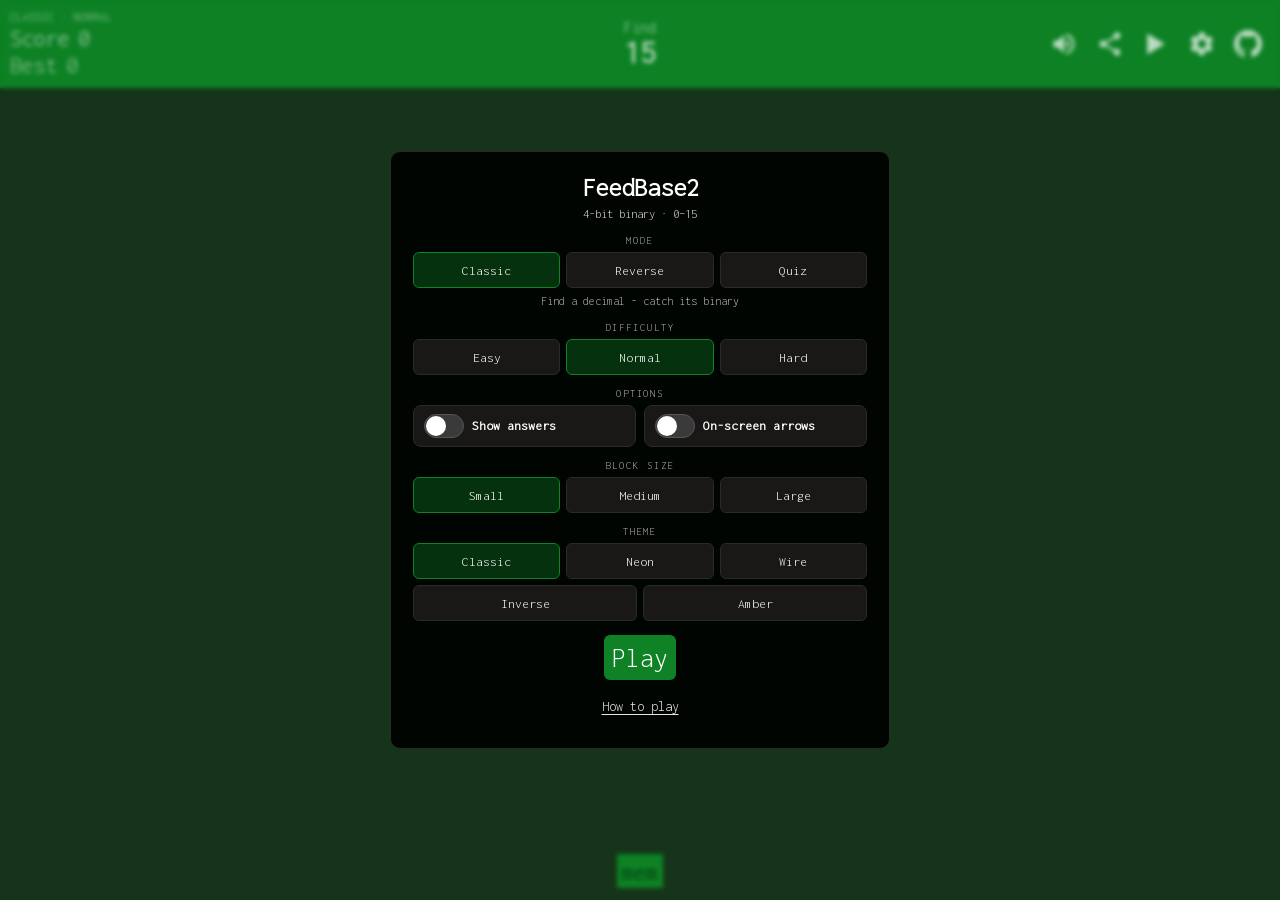
<file: index.html>
<!DOCTYPE html>
<html lang="en" class="booting">

<head>
    <meta charset="UTF-8">
    <meta http-equiv="X-UA-Compatible" content="IE=edge">
    <meta name="viewport" content="width=device-width, initial-scale=1, viewport-fit=cover, maximum-scale=1, user-scalable=no">
    <title>FeedBase2 - Practice 4-bit Binary Numbers (0–15)</title>
    <meta name="description" content="Free browser game to practice 4-bit binary and decimal conversion (0–15). Play Classic, Reverse, or Quiz modes with difficulty levels - works on mobile and installs as a PWA.">
    <meta name="keywords" content="binary game, 4-bit binary, binary to decimal, learn binary, binary quiz, computer science game, BCD, base-2">
    <meta name="author" content="Huzaifa Rasheed">
    <meta name="robots" content="index, follow">
    <meta name="theme-color" content="#0e8225">
    <meta name="theme-color" content="#0e8225" media="(prefers-color-scheme: light)">
    <meta name="theme-color" content="#0e8225" media="(prefers-color-scheme: dark)">
    <meta name="color-scheme" content="dark">
    <link rel="canonical" href="https://feedbase2.rhuzaifa.com/">
    <style>
        html {
            background: #1a1717;
        }
        html.booting body {
            opacity: 0;
        }
        html.is-ready body {
            opacity: 1;
            transition: opacity 360ms ease;
        }
        @media (prefers-reduced-motion: reduce) {
            html.is-ready body {
                transition: none;
            }
        }
    </style>

    <!-- Open Graph -->
    <meta property="og:type" content="website">
    <meta property="og:site_name" content="FeedBase2">
    <meta property="og:locale" content="en_US">
    <meta property="og:url" content="https://feedbase2.rhuzaifa.com/">
    <meta property="og:title" content="FeedBase2 - Practice 4-bit Binary Numbers">
    <meta property="og:description" content="Catch binary for decimals 0–15. Classic, Reverse, and Quiz modes with streaks, cheats, and mobile controls.">
    <meta property="og:image" content="https://feedbase2.rhuzaifa.com/assets/icons/icon-512.png">
    <meta property="og:image:width" content="512">
    <meta property="og:image:height" content="512">
    <meta property="og:image:alt" content="FeedBase2 app icon">

    <!-- Twitter -->
    <meta name="twitter:card" content="summary">
    <meta name="twitter:title" content="FeedBase2 - Practice 4-bit Binary Numbers">
    <meta name="twitter:description" content="Free binary practice game for decimals 0–15. Classic, Reverse, and Quiz modes.">
    <meta name="twitter:image" content="https://feedbase2.rhuzaifa.com/assets/icons/icon-512.png">

    <!-- PWA / mobile -->
    <meta name="mobile-web-app-capable" content="yes">
    <meta name="apple-mobile-web-app-capable" content="yes">
    <meta name="apple-mobile-web-app-status-bar-style" content="black-translucent">
    <meta name="apple-mobile-web-app-title" content="FeedBase2">
    <meta name="application-name" content="FeedBase2">
    <link rel="manifest" href="./manifest.webmanifest">
    <link rel="icon" type="image/png" sizes="192x192" href="./assets/icons/icon-192.png">
    <link rel="icon" type="image/png" sizes="512x512" href="./assets/icons/icon-512.png">
    <link rel="apple-touch-icon" href="./assets/icons/apple-touch-icon.png">

    <link rel="stylesheet" href="./style.css" />
    <link rel="preload" href="./assets/fonts/Inconsolata-normal-latin.woff2" as="font" type="font/woff2" crossorigin>
    <!-- Google tag (gtag.js) -->
    <script async src="https://www.googletagmanager.com/gtag/js?id=G-7QE6N4586D"></script>
    <script>
      window.dataLayer = window.dataLayer || [];
      function gtag(){dataLayer.push(arguments);}
      gtag('js', new Date());
      gtag('config', 'G-7QE6N4586D');
    </script>
    <script type="application/ld+json">
    {
      "@context": "https://schema.org",
      "@type": "WebApplication",
      "name": "FeedBase2",
      "alternateName": ["Feed Base-2", "Feed Base 2"],
      "url": "https://feedbase2.rhuzaifa.com/",
      "description": "Free browser game to practice 4-bit binary and decimal conversion for numbers 0–15, with Classic, Reverse, and Quiz modes.",
      "applicationCategory": "GameApplication",
      "operatingSystem": "Any",
      "browserRequirements": "Requires JavaScript",
      "offers": {
        "@type": "Offer",
        "price": "0",
        "priceCurrency": "USD"
      },
      "author": {
        "@type": "Person",
        "name": "Huzaifa Rasheed",
        "url": "https://github.com/huzaifa-99"
      },
      "image": "https://feedbase2.rhuzaifa.com/assets/icons/icon-512.png",
      "inLanguage": "en"
    }
    </script>
    <script type="module" src="./js/main.js"></script>
</head>

<body>
    <!-- Crawlable summary for search engines (visually hidden) -->
    <main class="seo-content">
        <h1>FeedBase2</h1>
        <p>
            FeedBase2 is a free browser game for learning and practicing 4-bit binary numbers.
            Convert between decimal values 0–15 and their binary forms (for example, 2 is 0010).
        </p>
        <p>
            Choose Classic (catch binary), Reverse (catch decimal), or Quiz mode, then pick Easy,
            Normal, or Hard difficulty. Track your score and streak, enable answer hints, and play
            on mobile with on-screen controls. Install it as a progressive web app for offline play.
        </p>
        <p>
            Binary conversion chart:
            <a href="./assets/images/binaryConversion.png">decimal to binary reference image</a>.
            Source code on
            <a href="https://github.com/huzaifa-99/feed-base-2">GitHub</a>.
        </p>
    </main>

    <!-- header -->
    <header>
        <div class="section-left">
            <span class="mode-badge" id="mode-badge">Classic · Normal</span>
            <div class="score-row">
                <span>Score</span>
                <span id="score">0</span>
            </div>
            <div class="score-row high-score-row">
                <span>Best</span>
                <span id="high-score">0</span>
            </div>
            <div class="score-row streak-row hidden" id="streak-row">
                <span>Streak</span>
                <span id="streak">0</span>
            </div>
        </div>
        <div class="section-center">
            <span class="target-head" id="target-head">
                Find
            </span>
            <span class="target-number" id="current-target">
                0
            </span>
            <span class="target-hint hidden" id="target-hint" aria-label="Cheat hint"></span>
        </div>
        <div class="section-right">
            <button class="button" id="sound-btn" title="Toggle sound" type="button" aria-label="Toggle sound"
                aria-pressed="true">
                <svg class="icon-sound-on" stroke="currentColor" fill="currentColor" stroke-width="0"
                    viewBox="0 0 24 24" height="1em" width="1em" aria-hidden="true">
                    <path
                        d="M3 9v6h4l5 5V4L7 9H3zm13.5 3c0-1.77-1.02-3.29-2.5-4.03v8.05c1.48-.73 2.5-2.25 2.5-4.02zM14 3.23v2.06c2.89.86 5 3.54 5 6.71s-2.11 5.85-5 6.71v2.06c4.01-.91 7-4.49 7-8.77s-2.99-7.86-7-8.77z">
                    </path>
                </svg>
                <svg class="icon-sound-off hidden" stroke="currentColor" fill="currentColor" stroke-width="0"
                    viewBox="0 0 24 24" height="1em" width="1em" aria-hidden="true">
                    <path
                        d="M16.5 12c0-1.77-1.02-3.29-2.5-4.03v2.21l2.45 2.45c.03-.2.05-.41.05-.63zm2.5 0c0 .94-.2 1.82-.54 2.64l1.51 1.51C20.63 14.91 21 13.5 21 12c0-4.28-2.99-7.86-7-8.77v2.06c2.89.86 5 3.54 5 6.71zM4.27 3L3 4.27 7.73 9H3v6h4l5 5v-6.73l4.25 4.25c-.67.52-1.42.93-2.25 1.18v2.06c1.38-.31 2.63-.95 3.69-1.81L19.73 21 21 19.73l-9-9L4.27 3zM12 4L9.91 6.09 12 8.18V4z">
                    </path>
                </svg>
            </button>
            <button class="button" id="share-btn" title="Share score" type="button" aria-label="Share score">
                <svg stroke="currentColor" fill="currentColor" stroke-width="0" viewBox="0 0 24 24" height="1em"
                    width="1em" aria-hidden="true">
                    <path
                        d="M18 16.08c-.76 0-1.44.3-1.96.77L8.91 12.7c.05-.23.09-.46.09-.7s-.04-.47-.09-.7l7.05-4.11c.54.5 1.25.81 2.04.81 1.66 0 3-1.34 3-3s-1.34-3-3-3-3 1.34-3 3c0 .24.04.47.09.7L8.04 9.81C7.5 9.31 6.79 9 6 9c-1.66 0-3 1.34-3 3s1.34 3 3 3c.79 0 1.5-.31 2.04-.81l7.12 4.16c-.05.21-.08.43-.08.65 0 1.61 1.31 2.92 2.92 2.92s2.92-1.31 2.92-2.92c0-1.61-1.31-2.92-2.92-2.92z">
                    </path>
                </svg>
            </button>
            <button class="button" id="play-btn" title="Play" type="button" aria-label="Play">
                <svg stroke="currentColor" fill="currentColor" stroke-width="0" viewBox="0 0 16 16" height="1em"
                    width="1em" aria-hidden="true">
                    <path d="M3 2l10 6-10 6z"></path>
                </svg>
            </button>
            <button class="button" id="pause-btn" title="Pause" type="button" aria-label="Pause">
                <svg stroke="currentColor" fill="currentColor" stroke-width="0" viewBox="0 0 512 512" height="1em"
                    width="1em" aria-hidden="true">
                    <path d="M96 448h106.7V64H96v384zM309.3 64v384H416V64H309.3z"></path>
                </svg>
            </button>
            <button class="button" id="help-open" title="Settings" type="button" aria-label="Settings">
                <svg stroke="currentColor" fill="currentColor" stroke-width="0" viewBox="0 0 24 24" height="1em"
                    width="1em" aria-hidden="true">
                    <path
                        d="M19.14 12.94c.04-.31.06-.63.06-.94s-.02-.63-.06-.94l2.03-1.58a.49.49 0 0 0 .12-.61l-1.92-3.32a.49.49 0 0 0-.59-.22l-2.39.96a7.2 7.2 0 0 0-1.62-.94l-.36-2.54A.48.48 0 0 0 14 2h-4a.48.48 0 0 0-.48.42l-.36 2.54c-.59.24-1.13.55-1.62.94l-2.39-.96a.49.49 0 0 0-.59.22L2.25 8.87a.48.48 0 0 0 .12.61l2.03 1.58c-.04.31-.06.63-.06.94s.02.63.06.94L2.37 14.52a.49.49 0 0 0-.12.61l1.92 3.32c.12.22.37.3.59.22l2.39-.96c.5.39 1.03.7 1.62.94l.36 2.54c.05.24.24.42.48.42h4c.24 0 .44-.18.48-.42l.36-2.54c.59-.24 1.13-.55 1.62-.94l2.39.96c.22.08.47 0 .59-.22l1.92-3.32a.49.49 0 0 0-.12-.61l-2.01-1.58zM12 15.6A3.6 3.6 0 1 1 12 8.4a3.6 3.6 0 0 1 0 7.2z">
                    </path>
                </svg>
            </button>
            <a class="button github-link" href="https://github.com/huzaifa-99/feed-base-2" aria-label="Link to source code on github"
                title="Link to source code on github">
                <svg stroke="currentColor" fill="currentColor" stroke-width="0" viewBox="0 0 16 16" height="1em"
                    width="1em" aria-hidden="true">
                    <path
                        d="M8 0C3.58 0 0 3.58 0 8c0 3.54 2.29 6.53 5.47 7.59.4.07.55-.17.55-.38 0-.19-.01-.82-.01-1.49-2.01.37-2.53-.49-2.69-.94-.09-.23-.48-.94-.82-1.13-.28-.15-.68-.52-.01-.53.63-.01 1.08.58 1.23.82.72 1.21 1.87.87 2.33.66.07-.52.28-.87.51-1.07-1.78-.2-3.64-.89-3.64-3.95 0-.87.31-1.59.82-2.15-.08-.2-.36-1.02.08-2.12 0 0 .67-.21 2.2.82.64-.18 1.32-.27 2-.27.68 0 1.36.09 2 .27 1.53-1.04 2.2-.82 2.2-.82.44 1.1.16 1.92.08 2.12.51.56.82 1.27.82 2.15 0 3.07-1.87 3.75-3.65 3.95.29.25.54.73.54 1.48 0 1.07-.01 1.93-.01 2.2 0 .21.15.46.55.38A8.012 8.012 0 0 0 16 8c0-4.42-3.58-8-8-8z">
                    </path>
                </svg>
            </a>
        </div>
    </header>

    <div class="feedback-toast hidden" id="feedback-toast" aria-live="polite"></div>

    <!-- help / settings dialog -->
    <div class="help-dialog" id="help-dialog" role="dialog" aria-modal="true" aria-labelledby="help-title">
        <div class="help-dialog-content">
            <div class="dialog-panel" id="settings-panel">
                <div class="dialog-heading">
                    <h1 class="dialog-title" id="help-title">FeedBase2</h1>
                    <p class="dialog-subtitle">4-bit binary · 0–15</p>
                </div>

                <div class="settings-block">
                    <span class="settings-label">Mode</span>
                    <div class="option-row" role="radiogroup" aria-label="Game mode" id="mode-options">
                        <label class="option-chip">
                            <input type="radio" name="play-mode" value="classic" checked>
                            <span>Classic</span>
                        </label>
                        <label class="option-chip">
                            <input type="radio" name="play-mode" value="reverse">
                            <span>Reverse</span>
                        </label>
                        <label class="option-chip">
                            <input type="radio" name="play-mode" value="quiz">
                            <span>Quiz</span>
                        </label>
                    </div>
                    <p class="settings-hint" id="mode-hint">Find a decimal - catch its binary</p>
                </div>

                <div class="settings-block">
                    <span class="settings-label">Difficulty</span>
                    <div class="option-row" role="radiogroup" aria-label="Difficulty" id="difficulty-options">
                        <label class="option-chip">
                            <input type="radio" name="difficulty" value="easy">
                            <span>Easy</span>
                        </label>
                        <label class="option-chip">
                            <input type="radio" name="difficulty" value="normal" checked>
                            <span>Normal</span>
                        </label>
                        <label class="option-chip">
                            <input type="radio" name="difficulty" value="hard">
                            <span>Hard</span>
                        </label>
                    </div>
                </div>

                <div class="settings-block">
                    <span class="settings-label">Options</span>
                    <div class="settings-toggles">
                        <label class="setting-toggle" for="cheats-toggle">
                            <input type="checkbox" id="cheats-toggle" name="cheats">
                            <span class="setting-toggle-track" aria-hidden="true">
                                <span class="setting-toggle-thumb"></span>
                            </span>
                            <span class="setting-toggle-copy">
                                <span class="setting-toggle-title">Show answers</span>
                            </span>
                        </label>
                        <label class="setting-toggle" for="controls-toggle">
                            <input type="checkbox" id="controls-toggle" name="onscreen-controls">
                            <span class="setting-toggle-track" aria-hidden="true">
                                <span class="setting-toggle-thumb"></span>
                            </span>
                            <span class="setting-toggle-copy">
                                <span class="setting-toggle-title">On-screen arrows</span>
                            </span>
                        </label>
                    </div>
                </div>

                <div class="settings-block">
                    <span class="settings-label">Block size</span>
                    <div class="option-row" role="radiogroup" aria-label="Block size" id="block-size-options">
                        <label class="option-chip">
                            <input type="radio" name="block-size" value="compact" checked>
                            <span>Small</span>
                        </label>
                        <label class="option-chip">
                            <input type="radio" name="block-size" value="cozy">
                            <span>Medium</span>
                        </label>
                        <label class="option-chip">
                            <input type="radio" name="block-size" value="large">
                            <span>Large</span>
                        </label>
                    </div>
                </div>

                <div class="settings-block">
                    <span class="settings-label">Theme</span>
                    <div class="option-row option-row-wrap" role="radiogroup" aria-label="Theme" id="block-look-options">
                        <label class="option-chip">
                            <input type="radio" name="block-look" value="classic" checked>
                            <span>Classic</span>
                        </label>
                        <label class="option-chip">
                            <input type="radio" name="block-look" value="neon">
                            <span>Neon</span>
                        </label>
                        <label class="option-chip">
                            <input type="radio" name="block-look" value="wire">
                            <span>Wire</span>
                        </label>
                        <label class="option-chip">
                            <input type="radio" name="block-look" value="inverse">
                            <span>Inverse</span>
                        </label>
                        <label class="option-chip">
                            <input type="radio" name="block-look" value="amber">
                            <span>Amber</span>
                        </label>
                    </div>
                </div>

                <div class="dialog-actions" id="settings-actions">
                    <button class="button btn-primary btn-lg" id="help-close" type="button">
                        Play
                    </button>
                    <button class="button hidden" id="settings-new-game-btn" type="button">
                        Restart game
                    </button>
                    <button class="button btn-link" id="howto-open" type="button">
                        How to play
                    </button>
                </div>
                <div class="dialog-actions hidden" id="settings-confirm">
                    <p class="settings-hint">Reset score and streak?</p>
                    <button class="button btn-primary btn-lg" id="settings-new-game-confirm" type="button">
                        Restart
                    </button>
                    <button class="button btn-link" id="settings-new-game-cancel" type="button">
                        Cancel
                    </button>
                </div>
            </div>

            <div class="dialog-panel hidden" id="howto-panel">
                <div class="dialog-heading">
                    <h2 class="dialog-title">How to play</h2>
                    <p class="dialog-subtitle">
                        0–15 as 4-bit binary
                        (<a aria-label="Link to image with decimal to binary conversions"
                            href="./assets/images/binaryConversion.png"
                            title="Binary conversions chart">chart</a>)
                    </p>
                </div>
                <ul class="howto-list">
                    <li>Classic: catch the binary for a decimal</li>
                    <li>Reverse: catch the decimal for a binary</li>
                    <li>Quiz: tap the matching binary</li>
                    <li>Streaks boost score · misses teach the conversion</li>
                    <li>Move with arrows, drag, or on-screen pads</li>
                    <li>Header: pause, mute, share, settings</li>
                    <li>Restart game (pause or settings) resets score and streak</li>
                </ul>
                <div class="dialog-actions">
                    <button class="button btn-primary btn-lg" id="howto-back" type="button">
                        Back
                    </button>
                </div>
            </div>
        </div>
    </div>

    <div class="pause-overlay hidden" id="pause-overlay" aria-hidden="true">
        <span class="pause-title">Paused</span>
        <span class="pause-hint" id="pause-hint">Tap Play to resume</span>
        <div class="pause-actions" id="pause-actions">
            <button class="button btn-primary" id="new-game-btn" type="button">
                Restart game
            </button>
        </div>
        <div class="pause-confirm hidden" id="pause-confirm">
            <div class="pause-actions">
                <button class="button" id="new-game-cancel" type="button">
                    Cancel
                </button>
                <button class="button btn-primary" id="new-game-confirm" type="button">
                    Restart
                </button>
            </div>
        </div>
    </div>

    <div class="move-controls hidden" id="move-controls" aria-label="Move controls">
        <button type="button" class="move-btn" id="move-left" aria-label="Move left">
            <svg viewBox="0 0 24 24" width="1em" height="1em" aria-hidden="true" fill="currentColor">
                <path d="M15.41 7.41 14 6l-6 6 6 6 1.41-1.41L10.83 12z"></path>
            </svg>
        </button>
        <button type="button" class="move-btn" id="move-right" aria-label="Move right">
            <svg viewBox="0 0 24 24" width="1em" height="1em" aria-hidden="true" fill="currentColor">
                <path d="M10 6 8.59 7.41 13.17 12l-4.58 4.59L10 18l6-6z"></path>
            </svg>
        </button>
    </div>

    <div class="quiz-panel hidden" id="quiz-panel" aria-label="Quiz choices">
        <div class="quiz-timer hidden" id="quiz-timer" aria-live="polite"></div>
        <div class="quiz-choices" id="quiz-choices"></div>
    </div>

    <canvas id="game-canvas" aria-label="FeedBase2 game area">
    </canvas>
</body>

</html>
</file>
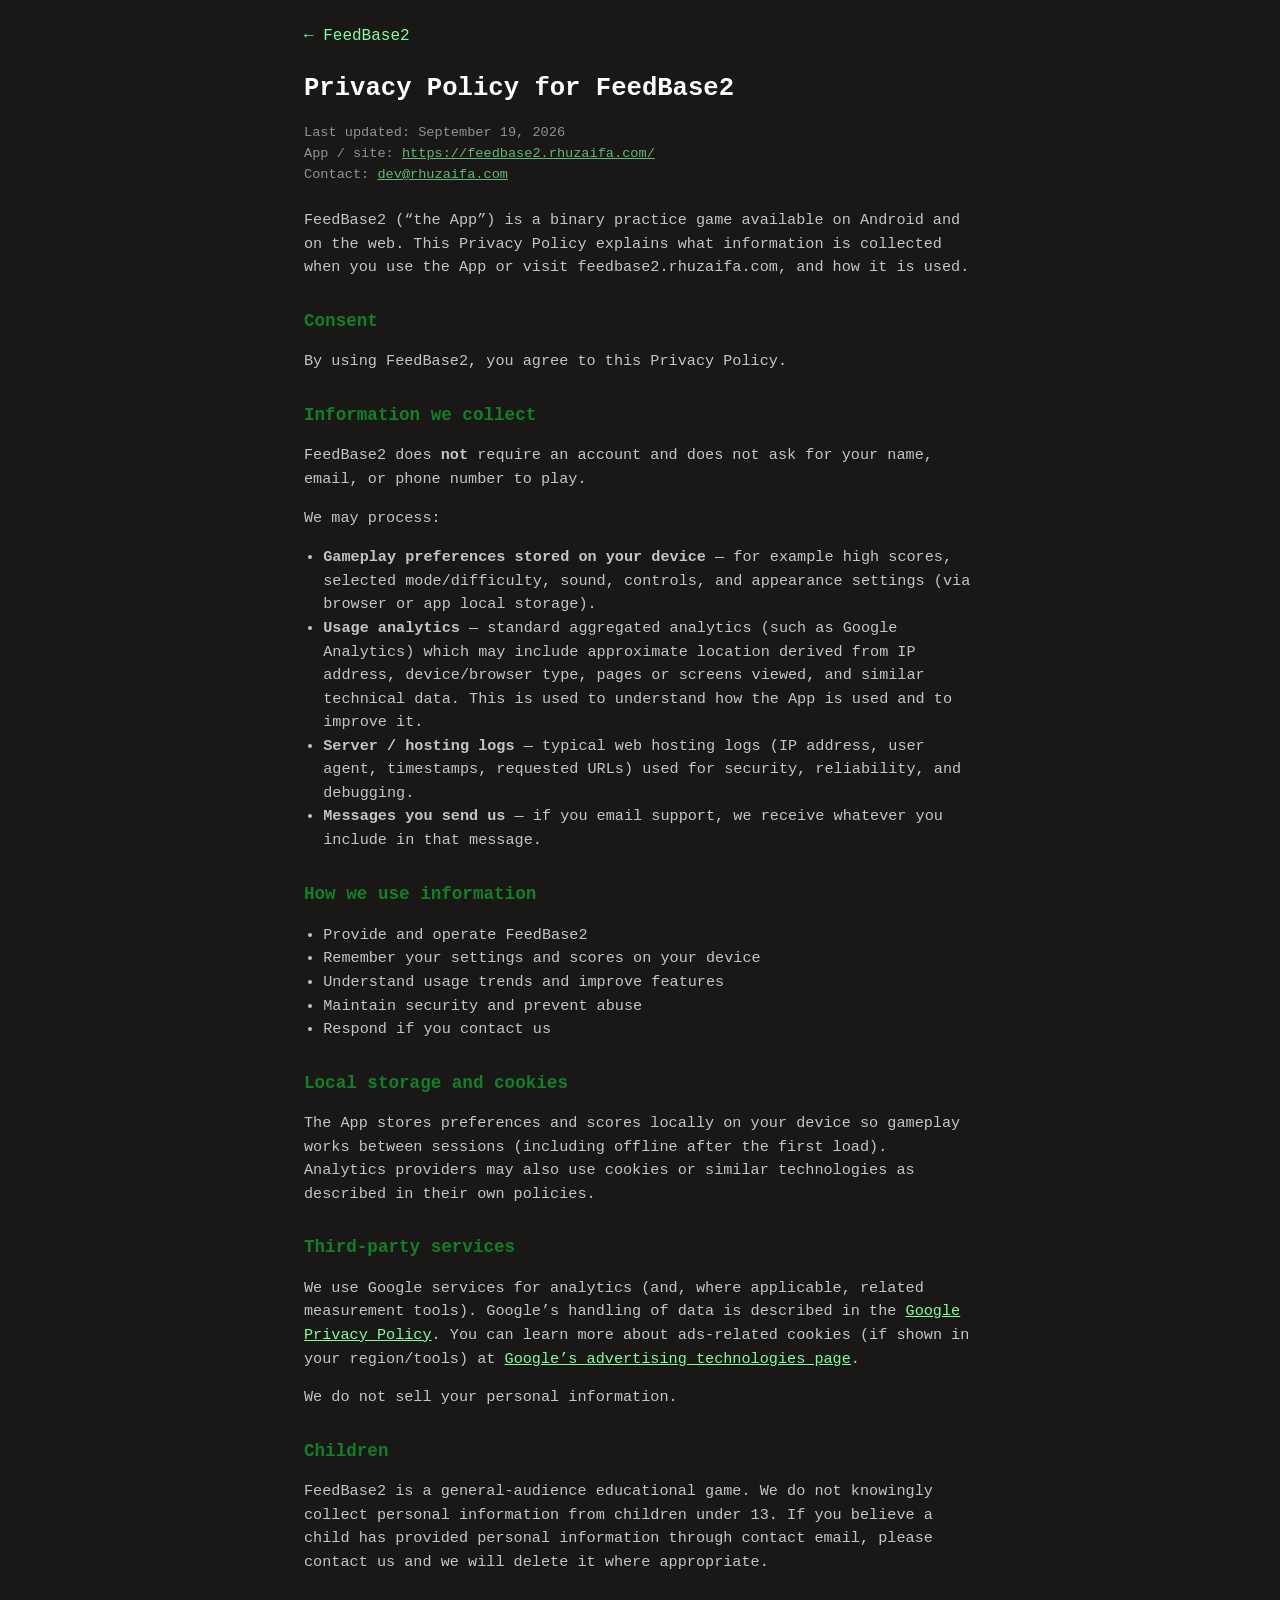
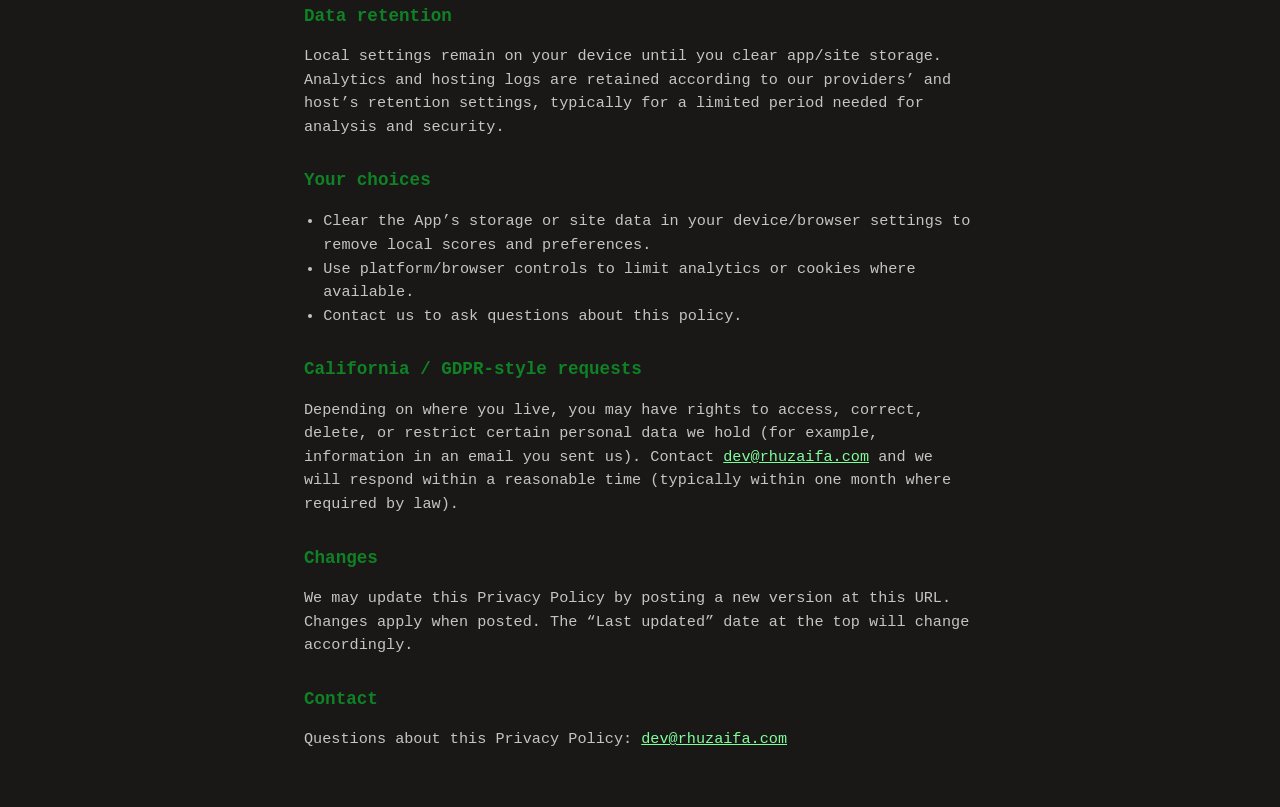
<file: privacy-policy.html>
<!DOCTYPE html>
<html lang="en">
<head>
    <meta charset="UTF-8">
    <meta name="viewport" content="width=device-width, initial-scale=1, viewport-fit=cover">
    <title>FeedBase2 - Privacy Policy</title>
    <meta name="description" content="Privacy Policy for the FeedBase2 Android app and website.">
    <meta name="robots" content="index, follow">
    <meta name="theme-color" content="#0e8225">
    <link rel="canonical" href="https://feedbase2.rhuzaifa.com/privacy-policy.html">
    <link rel="icon" type="image/png" sizes="192x192" href="./assets/icons/icon-192.png">
    <style>
        :root {
            --primary: #0e8225;
            --secondary: #1a1717;
            --white: #ffffff;
            --muted: rgba(255, 255, 255, 0.75);
        }
        * { box-sizing: border-box; }
        body {
            margin: 0;
            font-family: Inconsolata, ui-monospace, SFMono-Regular, Menlo, Consolas, monospace;
            background: var(--secondary);
            color: var(--white);
            line-height: 1.55;
            padding: max(24px, env(safe-area-inset-top)) max(20px, env(safe-area-inset-right)) max(40px, env(safe-area-inset-bottom)) max(20px, env(safe-area-inset-left));
        }
        main {
            max-width: 42rem;
            margin: 0 auto;
        }
        a { color: #7dff9a; }
        h1 { font-size: 1.6rem; margin: 0 0 0.75rem; }
        h2 { font-size: 1.1rem; margin: 1.75rem 0 0.5rem; color: var(--primary); }
        p, li { color: var(--muted); font-size: 0.95rem; }
        ul { padding-left: 1.2rem; }
        .meta { font-size: 0.85rem; opacity: 0.7; margin-bottom: 1.5rem; }
        .back { display: inline-block; margin-bottom: 1.25rem; text-decoration: none; }
        .back:hover { text-decoration: underline; }
    </style>
</head>
<body>
    <main>
        <a class="back" href="https://feedbase2.rhuzaifa.com/">← FeedBase2</a>
        <h1>Privacy Policy for FeedBase2</h1>
        <p class="meta">Last updated: September 19, 2026<br>
            App / site: <a href="https://feedbase2.rhuzaifa.com/">https://feedbase2.rhuzaifa.com/</a><br>
            Contact: <a href="mailto:dev@rhuzaifa.com">dev@rhuzaifa.com</a>
        </p>

        <p>
            FeedBase2 (“the App”) is a binary practice game available on Android and on the web.
            This Privacy Policy explains what information is collected when you use the App or
            visit feedbase2.rhuzaifa.com, and how it is used.
        </p>

        <h2>Consent</h2>
        <p>By using FeedBase2, you agree to this Privacy Policy.</p>

        <h2>Information we collect</h2>
        <p>FeedBase2 does <strong>not</strong> require an account and does not ask for your name, email, or phone number to play.</p>
        <p>We may process:</p>
        <ul>
            <li><strong>Gameplay preferences stored on your device</strong> — for example high scores, selected mode/difficulty, sound, controls, and appearance settings (via browser or app local storage).</li>
            <li><strong>Usage analytics</strong> — standard aggregated analytics (such as Google Analytics) which may include approximate location derived from IP address, device/browser type, pages or screens viewed, and similar technical data. This is used to understand how the App is used and to improve it.</li>
            <li><strong>Server / hosting logs</strong> — typical web hosting logs (IP address, user agent, timestamps, requested URLs) used for security, reliability, and debugging.</li>
            <li><strong>Messages you send us</strong> — if you email support, we receive whatever you include in that message.</li>
        </ul>

        <h2>How we use information</h2>
        <ul>
            <li>Provide and operate FeedBase2</li>
            <li>Remember your settings and scores on your device</li>
            <li>Understand usage trends and improve features</li>
            <li>Maintain security and prevent abuse</li>
            <li>Respond if you contact us</li>
        </ul>

        <h2>Local storage and cookies</h2>
        <p>
            The App stores preferences and scores locally on your device so gameplay works between sessions
            (including offline after the first load). Analytics providers may also use cookies or similar
            technologies as described in their own policies.
        </p>

        <h2>Third-party services</h2>
        <p>
            We use Google services for analytics (and, where applicable, related measurement tools).
            Google’s handling of data is described in the
            <a href="https://policies.google.com/privacy">Google Privacy Policy</a>.
            You can learn more about ads-related cookies (if shown in your region/tools) at
            <a href="https://policies.google.com/technologies/ads">Google’s advertising technologies page</a>.
        </p>
        <p>We do not sell your personal information.</p>

        <h2>Children</h2>
        <p>
            FeedBase2 is a general-audience educational game. We do not knowingly collect personal
            information from children under 13. If you believe a child has provided personal information
            through contact email, please contact us and we will delete it where appropriate.
        </p>

        <h2>Data retention</h2>
        <p>
            Local settings remain on your device until you clear app/site storage.
            Analytics and hosting logs are retained according to our providers’ and host’s retention settings,
            typically for a limited period needed for analysis and security.
        </p>

        <h2>Your choices</h2>
        <ul>
            <li>Clear the App’s storage or site data in your device/browser settings to remove local scores and preferences.</li>
            <li>Use platform/browser controls to limit analytics or cookies where available.</li>
            <li>Contact us to ask questions about this policy.</li>
        </ul>

        <h2>California / GDPR-style requests</h2>
        <p>
            Depending on where you live, you may have rights to access, correct, delete, or restrict certain
            personal data we hold (for example, information in an email you sent us). Contact
            <a href="mailto:dev@rhuzaifa.com">dev@rhuzaifa.com</a> and we will respond within a reasonable time
            (typically within one month where required by law).
        </p>

        <h2>Changes</h2>
        <p>
            We may update this Privacy Policy by posting a new version at this URL.
            Changes apply when posted. The “Last updated” date at the top will change accordingly.
        </p>

        <h2>Contact</h2>
        <p>
            Questions about this Privacy Policy:
            <a href="mailto:dev@rhuzaifa.com">dev@rhuzaifa.com</a>
        </p>
    </main>
</body>
</html>
</file>
<file: style.css>
/* vietnamese */
@font-face {
    font-family: 'Inconsolata';
    font-style: normal;
    font-weight: 300;
    font-stretch: 100%;
    font-display: swap;
    src: url(./assets/fonts/Inconsolata-normal-vietnamese.woff2) format('woff2');
    unicode-range: U+0102-0103, U+0110-0111, U+0128-0129, U+0168-0169, U+01A0-01A1, U+01AF-01B0, U+1EA0-1EF9, U+20AB;
}

/* latin-ext */
@font-face {
    font-family: 'Inconsolata';
    font-style: normal;
    font-weight: 300;
    font-stretch: 100%;
    font-display: swap;
    src: url(./assets/fonts/Inconsolata-normal-latin-ext.woff2) format('woff2');
    unicode-range: U+0100-024F, U+0259, U+1E00-1EFF, U+2020, U+20A0-20AB, U+20AD-20CF, U+2113, U+2C60-2C7F, U+A720-A7FF;
}

/* latin */
@font-face {
    font-family: 'Inconsolata';
    font-style: normal;
    font-weight: 300;
    font-stretch: 100%;
    font-display: swap;
    src: url(./assets/fonts/Inconsolata-normal-latin.woff2) format('woff2');
    unicode-range: U+0000-00FF, U+0131, U+0152-0153, U+02BB-02BC, U+02C6, U+02DA, U+02DC, U+2000-206F, U+2074, U+20AC, U+2122, U+2191, U+2193, U+2212, U+2215, U+FEFF, U+FFFD;
}


* {
    margin: 0;
    padding: 0;
    box-sizing: border-box;
    font-family: 'Inconsolata', monospace;
}

.seo-content {
    position: absolute;
    width: 1px;
    height: 1px;
    padding: 0;
    margin: -1px;
    overflow: hidden;
    clip: rect(0, 0, 0, 0);
    white-space: nowrap;
    border: 0;
}

:root {
    --primary: #0e8225;
    --secondary: #1a1717;
    --black: #000000;
    --white: #ffffff;
    --gray: #282b28;
    --green-200: rgba(14, 130, 37, 0.2);
    --hit-correct: #2ecc71;
    --hit-wrong: #e74c3c;
    --header-offset: 72px;
}

html,
body {
    height: 100%;
    height: 100dvh;
}

body {
    background-color: var(--secondary);
    max-height: 100vh;
    max-height: 100dvh;
    overflow: hidden;
    color: var(--white);
    touch-action: none;
    overscroll-behavior: none;
    -webkit-user-select: none;
    user-select: none;
}

p {
    font-size: 1rem;
}

a {
    color: var(--white);
}

ul {
    display: flex;
    flex-direction: column;
    gap: 12px;
    max-width: 95%;
    margin-left: auto;
    font-size: 0.95rem;
}

ul li {
    line-height: 1.35;
}

canvas {
    background-color: var(--secondary);
    cursor: crosshair;
    user-select: none;
    display: block;
}

header {
    display: grid;
    grid-template-columns: 1fr auto;
    grid-template-areas:
        "scores toolbar"
        "target target";
    gap: 6px 10px;
    position: fixed;
    top: 0;
    left: 0;
    right: 0;
    font-size: 1rem;
    width: 100%;
    min-height: 56px;
    padding: 6px 8px 10px;
    padding-top: max(6px, env(safe-area-inset-top));
    padding-left: max(8px, env(safe-area-inset-left));
    padding-right: max(8px, env(safe-area-inset-right));
    color: var(--white);
    background-color: var(--primary);
    z-index: 50;
    pointer-events: auto;
}

.section-right {
    grid-area: toolbar;
    display: flex;
    align-items: center;
    justify-content: flex-end;
    gap: 2px;
    flex-wrap: nowrap;
    min-height: 40px;
    position: relative;
    z-index: 1;
}

.section-left {
    grid-area: scores;
    display: flex;
    flex-direction: column;
    align-items: flex-start;
    justify-content: center;
    gap: 1px;
    min-width: 0;
}

.section-center {
    grid-area: target;
    display: flex;
    flex-direction: column;
    align-items: center;
    justify-content: center;
    text-align: center;
    min-width: 0;
    padding-top: 2px;
    border-top: 1px solid rgba(255, 255, 255, 0.18);
}

.score-row {
    display: flex;
    align-items: center;
    gap: 6px;
    font-size: 0.95rem;
}

.high-score-row {
    font-size: 0.75em;
    opacity: 0.85;
}

.streak-row {
    font-size: 0.75em;
    color: #b8f5c4;
}

.target-head {
    font-size: 0.8rem;
}

.target-number {
    font-size: 1.45rem;
    font-weight: 700;
}

.target-hint {
    margin-top: 1px;
    font-size: 0.85rem;
    font-weight: 700;
    letter-spacing: 0.04em;
    color: #b8f5c4;
}

.mode-badge {
    font-size: 0.62rem;
    letter-spacing: 0.03em;
    opacity: 0.9;
    text-transform: uppercase;
    line-height: 1.2;
    max-width: 100%;
    overflow: hidden;
    text-overflow: ellipsis;
    white-space: nowrap;
}

.help-dialog {
    display: flex;
    flex-direction: column;
    align-items: center;
    justify-content: center;
    position: fixed;
    inset: 0;
    width: 100%;
    height: 100vh;
    height: 100dvh;
    padding: max(8px, env(safe-area-inset-top)) max(8px, env(safe-area-inset-right)) max(8px, env(safe-area-inset-bottom)) max(8px, env(safe-area-inset-left));
    background-color: rgba(14, 130, 37, 0.28);
    backdrop-filter: blur(2px);
    z-index: 60;
    overflow: hidden;
}

html.is-ready .help-dialog-content {
    animation: boot-rise 420ms ease both;
}

@keyframes boot-rise {
    from {
        opacity: 0;
        transform: translateY(10px);
    }
    to {
        opacity: 1;
        transform: none;
    }
}

@media (prefers-reduced-motion: reduce) {
    html.is-ready .help-dialog-content {
        animation: none;
    }
}

.pause-overlay {
    position: fixed;
    inset: 0;
    display: flex;
    flex-direction: column;
    align-items: center;
    justify-content: center;
    gap: 10px;
    pointer-events: none;
    z-index: 20;
    color: var(--white);
    background-color: rgba(0, 0, 0, 0.35);
}

.pause-title {
    font-size: 2rem;
    letter-spacing: 0.08em;
}

.pause-hint {
    font-size: 0.95rem;
    opacity: 0.8;
}

.pause-actions {
    display: flex;
    gap: 10px;
    margin-top: 8px;
    pointer-events: auto;
}

.pause-actions .button {
    min-width: 7.5rem;
    min-height: 44px;
    padding: 10px 18px;
    font-size: 1rem;
}

.pause-confirm {
    display: flex;
    flex-direction: column;
    align-items: center;
    gap: 10px;
}

.pause-confirm.hidden,
.pause-actions.hidden {
    display: none;
}

.feedback-toast {
    position: fixed;
    top: calc(var(--header-offset) + 8px);
    left: 50%;
    transform: translateX(-50%) translateY(-6px);
    z-index: 55;
    padding: 10px 16px;
    border-radius: 8px;
    font-size: 0.95rem;
    letter-spacing: 0.02em;
    background: rgba(0, 0, 0, 0.82);
    border: 1px solid var(--gray);
    pointer-events: none;
    opacity: 0;
    transition: opacity 160ms ease, transform 160ms ease;
    max-width: min(90vw, 360px);
    text-align: center;
}

.feedback-toast.visible {
    opacity: 1;
    transform: translateX(-50%) translateY(0);
}

.feedback-toast.correct {
    border-color: var(--hit-correct);
    color: var(--hit-correct);
}

.feedback-toast.wrong {
    border-color: var(--hit-wrong);
    color: #ffb4b0;
}

.help-dialog-content {
    display: flex;
    flex-direction: column;
    align-items: center;
    justify-content: center;
    width: min(100%, 440px);
    max-height: calc(100dvh - 16px - env(safe-area-inset-top, 0px) - env(safe-area-inset-bottom, 0px));
    overflow: hidden;
    gap: 0;
    padding: 14px;
    background-color: rgba(0, 0, 0, 0.9);
    border: 1px solid var(--gray);
    border-radius: 10px;
}

.dialog-panel {
    display: flex;
    flex-direction: column;
    align-items: center;
    gap: 10px;
    width: 100%;
}

.dialog-heading {
    display: flex;
    flex-direction: column;
    align-items: center;
    gap: 2px;
}

.dialog-title {
    margin: 0;
    font-size: 1.5rem;
    font-weight: 700;
    text-align: center;
    line-height: 1.2;
}

.dialog-subtitle {
    margin: 0;
    font-size: 0.8rem;
    text-align: center;
    opacity: 0.8;
    line-height: 1.3;
}

.howto-list {
    max-width: 100%;
    width: 100%;
    margin: 0;
    padding-left: 1.05rem;
    gap: 6px;
    font-size: 0.85rem;
}

.howto-list li {
    line-height: 1.3;
}

.btn-link {
    min-height: 36px;
    font-size: 0.9rem !important;
    text-decoration: underline;
    text-underline-offset: 3px;
    opacity: 0.9;
}

.dialog-actions {
    display: flex;
    flex-direction: column;
    align-items: center;
    gap: 4px;
    width: 100%;
    margin-top: 2px;
}

.settings-block {
    display: flex;
    flex-direction: column;
    align-items: center;
    gap: 6px;
    width: 100%;
}

.settings-label {
    font-size: 0.7rem;
    letter-spacing: 0.08em;
    text-transform: uppercase;
    opacity: 0.7;
}

.settings-hint {
    font-size: 0.75rem !important;
    opacity: 0.75;
    text-align: center;
    margin: 0;
    line-height: 1.25;
}

.settings-toggles {
    display: grid;
    grid-template-columns: 1fr 1fr;
    gap: 8px;
    width: 100%;
}

.option-row {
    display: flex;
    flex-wrap: nowrap;
    justify-content: center;
    gap: 6px;
    width: 100%;
}

.option-row + .option-row {
    margin-top: 2px;
}

.option-row-wrap {
    flex-wrap: wrap;
}

.option-row-wrap .option-chip {
    flex: 1 1 calc(33.333% - 4px);
    min-width: 4.5rem;
}

.option-chip {
    cursor: pointer;
    flex: 1 1 0;
    min-width: 0;
}

.option-chip input {
    position: absolute;
    opacity: 0;
    pointer-events: none;
}

.option-chip span {
    display: inline-flex;
    align-items: center;
    justify-content: center;
    width: 100%;
    min-height: 36px;
    padding: 6px 8px;
    border: 1px solid var(--gray);
    border-radius: 6px;
    font-size: 0.85rem;
    color: var(--white);
    background: var(--secondary);
    transition: border-color 120ms ease, background-color 120ms ease;
}

.option-chip input:checked + span {
    border-color: var(--primary);
    background: rgba(14, 130, 37, 0.35);
}

.option-chip input:focus-visible + span {
    outline: 2px solid var(--white);
    outline-offset: 2px;
}

.setting-toggle {
    display: flex;
    align-items: center;
    gap: 8px;
    width: 100%;
    padding: 8px 10px;
    border: 1px solid var(--gray);
    border-radius: 8px;
    background: var(--secondary);
    cursor: pointer;
    -webkit-tap-highlight-color: transparent;
}

.setting-toggle input {
    position: absolute;
    opacity: 0;
    pointer-events: none;
}

.setting-toggle-track {
    position: relative;
    flex: 0 0 auto;
    width: 40px;
    height: 24px;
    border-radius: 999px;
    background: #3a3a3a;
    border: 1px solid #555;
    transition: background-color 140ms ease, border-color 140ms ease;
}

.setting-toggle-thumb {
    position: absolute;
    top: 1px;
    left: 1px;
    width: 20px;
    height: 20px;
    border-radius: 50%;
    background: var(--white);
    transition: transform 140ms ease;
}

.setting-toggle input:checked + .setting-toggle-track {
    background: rgba(14, 130, 37, 0.7);
    border-color: var(--primary);
}

.setting-toggle input:checked + .setting-toggle-track .setting-toggle-thumb {
    transform: translateX(16px);
}

.setting-toggle input:focus-visible + .setting-toggle-track {
    outline: 2px solid var(--white);
    outline-offset: 2px;
}

.setting-toggle-copy {
    display: flex;
    flex-direction: column;
    text-align: left;
    min-width: 0;
}

.setting-toggle-title {
    font-size: 0.78rem;
    font-weight: 700;
    line-height: 1.25;
}

.setting-toggle-desc {
    display: none;
}

.quiz-panel {
    position: fixed;
    inset: 0;
    z-index: 10;
    display: flex;
    flex-direction: column;
    align-items: center;
    justify-content: center;
    gap: 16px;
    padding: calc(var(--header-offset) + 16px) max(16px, env(safe-area-inset-right)) max(24px, env(safe-area-inset-bottom)) max(16px, env(safe-area-inset-left));
    pointer-events: none;
}

.quiz-panel:not(.hidden) {
    pointer-events: auto;
}

.quiz-timer {
    font-size: 1.25rem;
    letter-spacing: 0.06em;
    color: #b8f5c4;
}

.quiz-timer.urgent {
    color: #ffb4b0;
}

.quiz-choices {
    display: grid;
    grid-template-columns: repeat(2, minmax(0, 1fr));
    gap: 10px;
    width: min(100%, 420px);
}

.quiz-choices.cols-3 {
    grid-template-columns: repeat(2, minmax(0, 1fr));
}

.quiz-choice {
    min-height: 56px;
    padding: 12px 10px;
    border: 1px solid var(--gray);
    border-radius: 8px;
    background: var(--black);
    color: var(--primary);
    font-size: 1.2rem;
    font-family: inherit;
    cursor: pointer;
    -webkit-tap-highlight-color: transparent;
    touch-action: manipulation;
}

.quiz-choice:hover,
.quiz-choice:focus-visible {
    border-color: var(--primary);
    filter: brightness(1.15);
}

.quiz-choice:disabled {
    cursor: default;
    opacity: 0.7;
}

.quiz-choice.correct {
    border-color: var(--hit-correct);
    color: var(--hit-correct);
}

.quiz-choice.wrong {
    border-color: var(--hit-wrong);
    color: #ffb4b0;
}

body.mode-quiz canvas {
    opacity: 0.35;
    pointer-events: none;
}

body.is-paused .quiz-panel {
    pointer-events: none;
    opacity: 0.55;
}

.move-controls {
    position: fixed;
    inset: var(--header-offset) 0 0 0;
    z-index: 30;
    display: flex;
    align-items: center;
    justify-content: space-between;
    gap: 16px;
    padding: 0 max(10px, env(safe-area-inset-right)) 0 max(10px, env(safe-area-inset-left));
    pointer-events: none;
}

.move-btn {
    pointer-events: auto;
    display: flex;
    align-items: center;
    justify-content: center;
    width: 64px;
    height: 96px;
    border: 1px solid rgba(255, 255, 255, 0.2);
    border-radius: 16px;
    background: rgba(0, 0, 0, 0.45);
    color: var(--white);
    font-size: 2rem;
    -webkit-tap-highlight-color: transparent;
    touch-action: manipulation;
    user-select: none;
}

.move-btn:active,
.move-btn.active {
    background: rgba(14, 130, 37, 0.75);
    border-color: var(--primary);
}

body.is-paused .move-controls {
    opacity: 0.35;
    pointer-events: none;
}

.button {
    display: flex;
    justify-content: center;
    align-items: center;
    border: 0;
    min-width: 40px;
    min-height: 40px;
    padding: 6px;
    font-size: 1.25rem;
    color: var(--white);
    background-color: transparent;
    -webkit-tap-highlight-color: transparent;
    touch-action: manipulation;
}

.button:hover {
    cursor: pointer;
    filter: brightness(1.25);
}

.button:focus-visible {
    outline: 2px solid var(--white);
    outline-offset: 2px;
}

.btn-primary {
    background-color: var(--primary);
}

.btn-primary:hover {
    filter: brightness(1.25);
}

.btn-lg {
    min-width: 140px;
    min-height: 42px;
    padding: 10px 22px;
    font-size: 1.1rem;
    border-radius: 6px;
}

.hidden {
    display: none !important;
}

.mx-auto {
    margin: auto;
}

@media (min-width: 640px) {
    p {
        font-size: 1.5rem;
    }

    ul {
        font-size: 1.25rem;
    }

    ul li {
        line-height: 1.5;
    }

    header {
        grid-template-columns: 1fr 1fr 1fr;
        grid-template-areas: "scores target toolbar";
        gap: 0 8px;
        padding: 10px;
        padding-top: max(10px, env(safe-area-inset-top));
        font-size: 1.5rem;
        min-height: 70px;
        align-items: center;
    }

    .section-right {
        gap: 2px;
        min-height: 0;
        justify-content: flex-end;
    }

    .section-center {
        align-items: center;
        text-align: center;
        padding-top: 0;
        border-top: 0;
    }

    .score-row {
        gap: 8px;
        font-size: inherit;
    }

    .target-head {
        font-size: 1rem;
    }

    .target-number {
        font-size: 2rem;
        font-weight: 900;
    }

    .target-hint {
        font-size: 0.95rem;
    }

    .mode-badge {
        font-size: 0.75rem;
    }

    .feedback-toast {
        top: calc(var(--header-offset) + 12px);
        font-size: 1.15rem;
    }

    .help-dialog-content {
        width: min(100%, 480px);
        padding: 18px 20px;
    }

    .dialog-panel {
        gap: 12px;
    }

    .dialog-title {
        font-size: 1.65rem;
    }

    .setting-toggle-title {
        font-size: 0.85rem;
    }

    .quiz-choices.cols-3 {
        grid-template-columns: repeat(3, minmax(0, 1fr));
    }

    .quiz-choice {
        min-height: 72px;
        font-size: 1.6rem;
    }

    .button {
        min-width: 44px;
        min-height: 44px;
        padding: 8px;
        font-size: 1.75rem;
    }

    .pause-title {
        font-size: 2.5rem;
    }
}

@media (min-width: 1024px) {
    .help-dialog-content {
        width: min(100%, 500px);
        padding: 20px 22px;
    }
}

@media (max-height: 640px) {
    .help-dialog-content {
        padding: 10px 12px;
    }

    .dialog-panel {
        gap: 8px;
    }

    .dialog-title {
        font-size: 1.3rem;
    }

    .option-chip span {
        min-height: 32px;
        font-size: 0.8rem;
    }

    .setting-toggle {
        padding: 6px 8px;
    }

    .howto-list {
        font-size: 0.78rem;
        gap: 4px;
    }

    .btn-lg {
        min-height: 38px;
        font-size: 1rem;
    }
}
</file>
